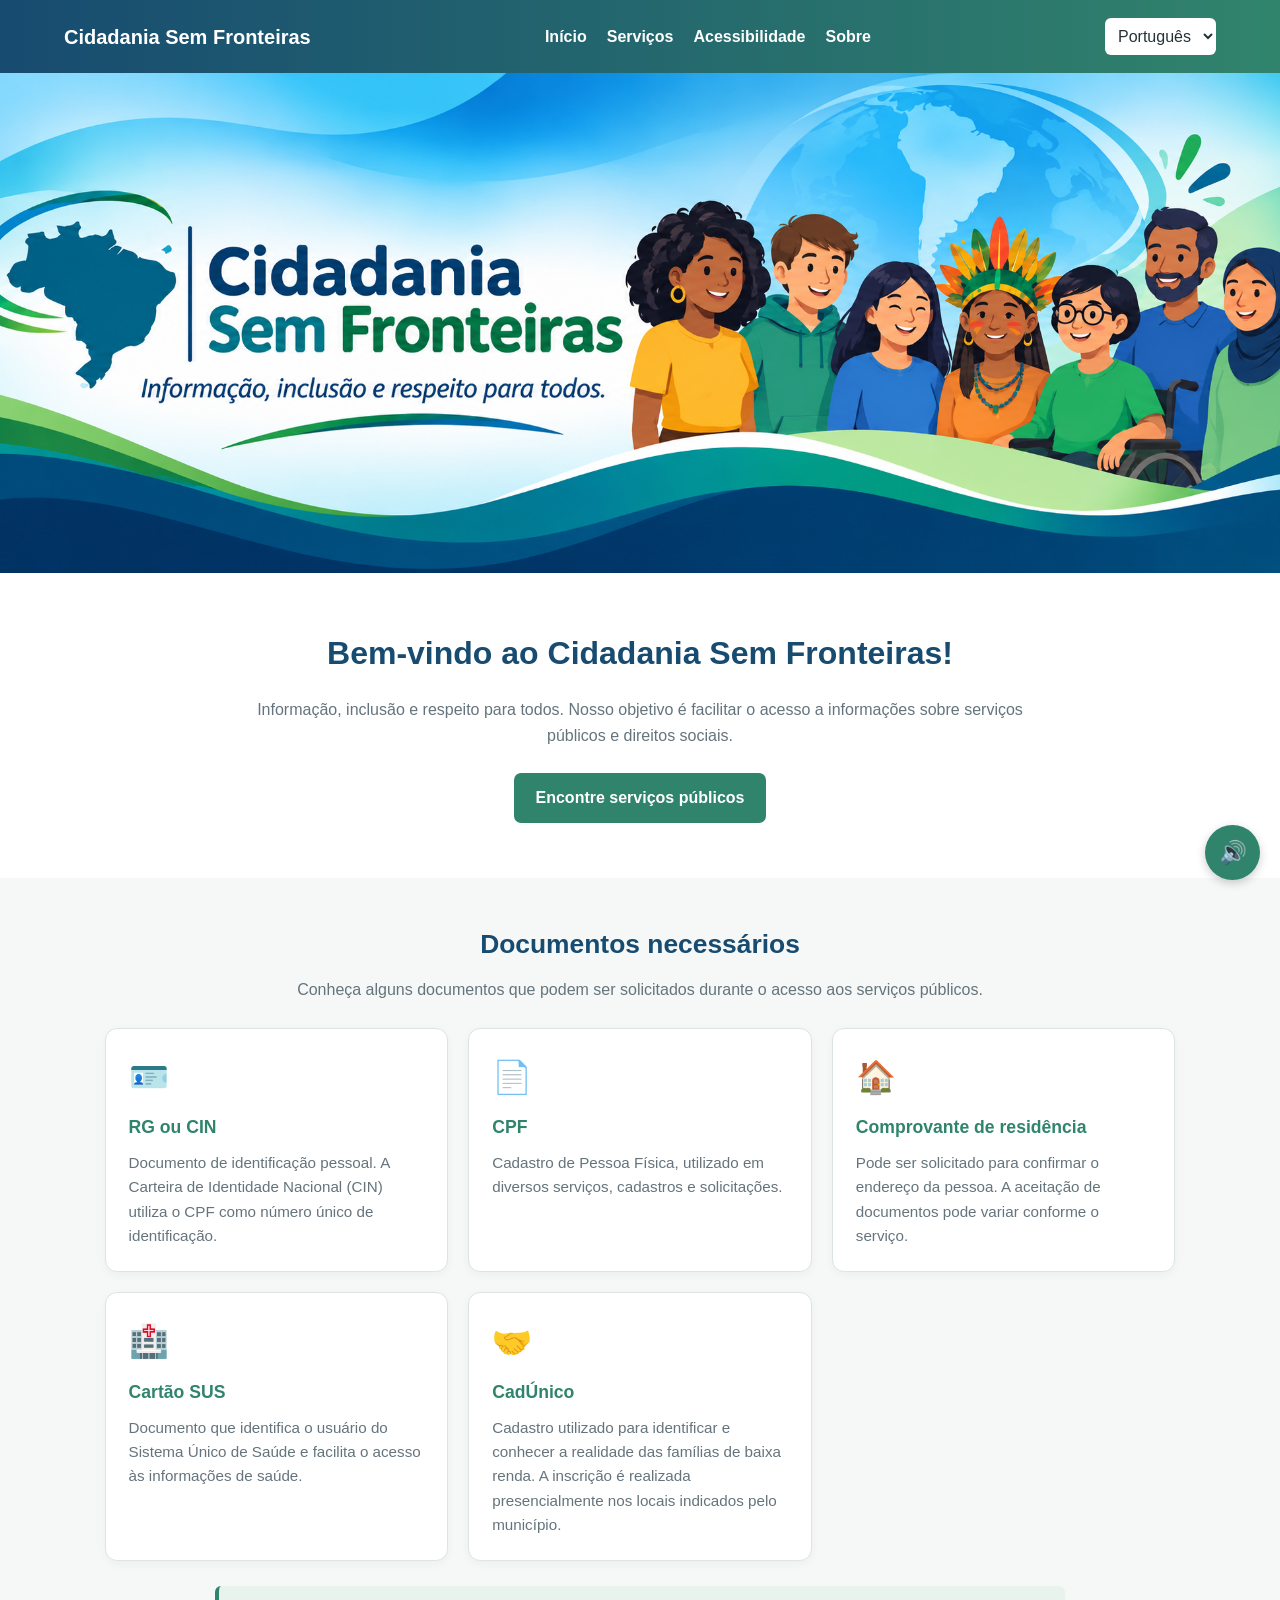
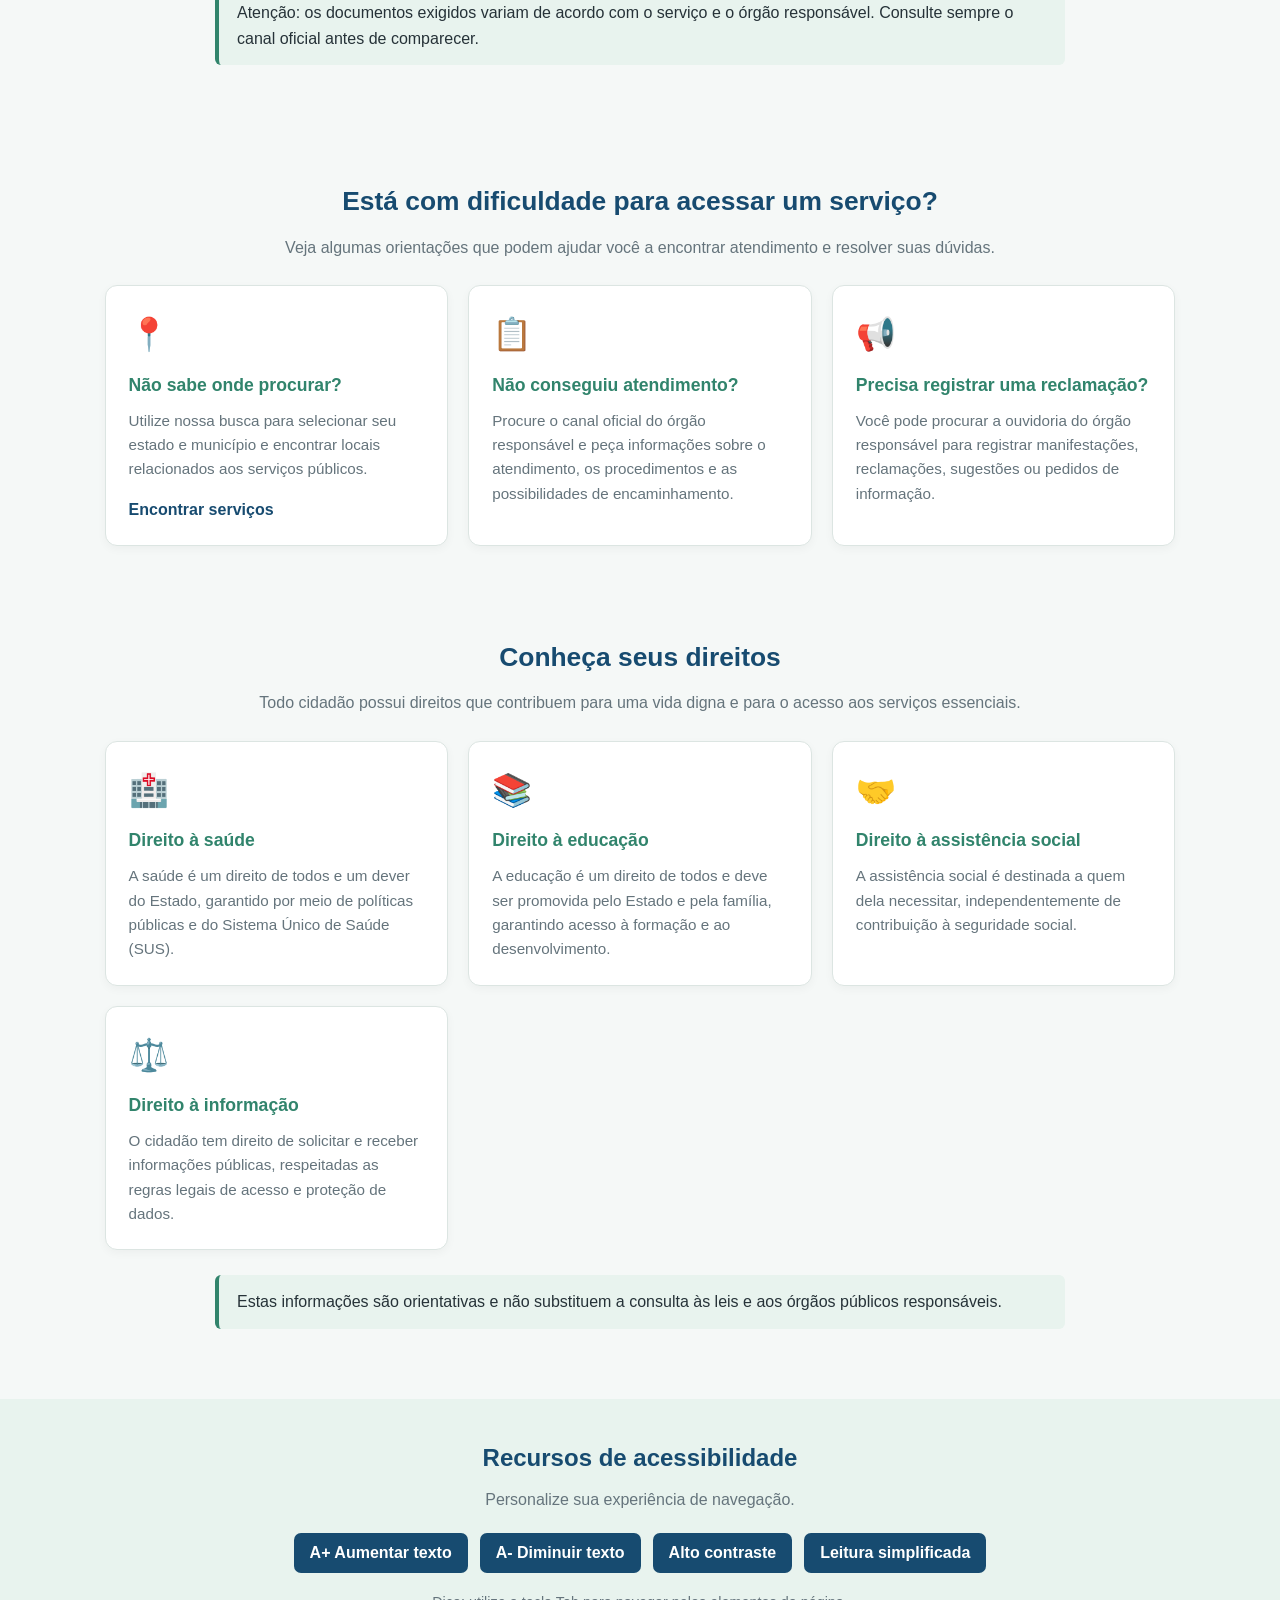
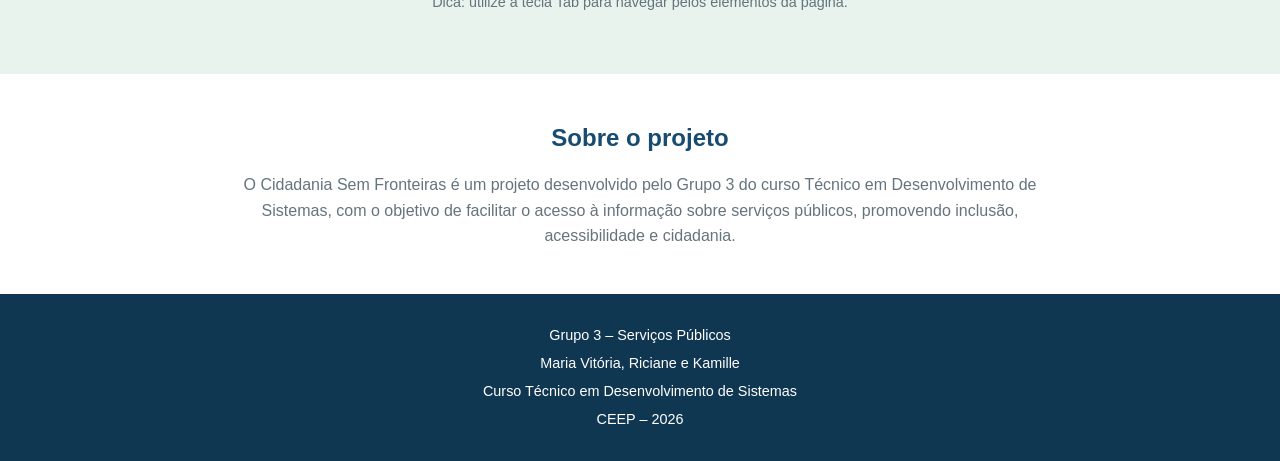
<file: index.html>
<!DOCTYPE html>
<html lang="pt-BR">

<head>
    <meta charset="UTF-8">
    <meta name="viewport" content="width=device-width, initial-scale=1.0">
    <meta name="description" content="Cidadania Sem Fronteiras: informações, orientação e acesso aos serviços públicos.">
    <title>Cidadania Sem Fronteiras</title>
    <link rel="stylesheet" href="style.css">
</head>

<body>

    <a class="pular-conteudo" href="#conteudo"
        data-pt="Pular para o conteúdo"
        data-en="Skip to content"
        data-es="Saltar al contenido">
        Pular para o conteúdo
    </a>

    <header class="cabecalho">

        <div class="logo">Cidadania Sem Fronteiras</div>

        <nav class="menu" aria-label="Menu principal">

            <a href="index.html" aria-current="page"
                data-pt="Início" data-en="Home" data-es="Inicio">
                Início
            </a>

            <a href="servicos.html"
                data-pt="Serviços" data-en="Services" data-es="Servicios">
                Serviços
            </a>

            <a href="#acessibilidade"
                data-pt="Acessibilidade" data-en="Accessibility" data-es="Accesibilidad">
                Acessibilidade
            </a>

            <a href="#sobre"
                data-pt="Sobre" data-en="About" data-es="Sobre">
                Sobre
            </a>

        </nav>

        <select id="idioma" aria-label="Selecionar idioma">
            <option value="pt">Português</option>
            <option value="en">English</option>
            <option value="es">Español</option>
        </select>

    </header>

    <main id="conteudo">

        <!-- BANNER -->

        <section class="banner">
            <img
                src="file_CSF.png"
                alt="Banner do projeto Cidadania Sem Fronteiras"
                class="banner-imagem">
        </section>

        <!-- APRESENTAÇÃO -->

        <section class="inicio">

            <h1
                data-pt="Bem-vindo ao Cidadania Sem Fronteiras!"
                data-en="Welcome to Citizenship Without Borders!"
                data-es="¡Bienvenido a Ciudadanía Sin Fronteras!">
                Bem-vindo ao Cidadania Sem Fronteiras!
            </h1>

            <p
                data-pt="Informação, inclusão e respeito para todos. Nosso objetivo é facilitar o acesso a informações sobre serviços públicos e direitos sociais."
                data-en="Information, inclusion and respect for everyone. Our goal is to make information about public services and social rights easier to access."
                data-es="Información, inclusión y respeto para todos. Nuestro objetivo es facilitar el acceso a información sobre servicios públicos y derechos sociales.">
                Informação, inclusão e respeito para todos. Nosso objetivo é facilitar o acesso a informações sobre serviços públicos e direitos sociais.
            </p>

            <a href="servicos.html" class="botao"
                data-pt="Encontre serviços públicos"
                data-en="Find public services"
                data-es="Encuentre servicios públicos">
                Encontre serviços públicos
            </a>

        </section>

        <!-- DOCUMENTOS NECESSÁRIOS -->

        <section class="secao-informativa" id="documentos">

            <h2
                data-pt="Documentos necessários"
                data-en="Required documents"
                data-es="Documentos necesarios">
                Documentos necessários
            </h2>

            <p
                data-pt="Conheça alguns documentos que podem ser solicitados durante o acesso aos serviços públicos."
                data-en="Learn about some documents that may be requested when accessing public services."
                data-es="Conozca algunos documentos que pueden solicitarse al acceder a los servicios públicos.">
                Conheça alguns documentos que podem ser solicitados durante o acesso aos serviços públicos.
            </p>

            <div class="grade-informativa">

                <article class="cartao-informativo">
                    <div class="icone-cartao">🪪</div>
                    <h3>RG ou CIN</h3>
                    <p
                        data-pt="Documento de identificação pessoal. A Carteira de Identidade Nacional (CIN) utiliza o CPF como número único de identificação."
                        data-en="Personal identification document. The National Identity Card (CIN) uses the CPF as a unique identification number."
                        data-es="Documento de identificación personal. La Tarjeta de Identidad Nacional (CIN) utiliza el CPF como número único de identificación.">
                        Documento de identificação pessoal. A Carteira de Identidade Nacional (CIN) utiliza o CPF como número único de identificação.
                    </p>
                </article>

                <article class="cartao-informativo">
                    <div class="icone-cartao">📄</div>
                    <h3>CPF</h3>
                    <p
                        data-pt="Cadastro de Pessoa Física, utilizado em diversos serviços, cadastros e solicitações."
                        data-en="Individual Taxpayer Registry, used in various services, registrations and applications."
                        data-es="Registro de Personas Físicas, utilizado en diversos servicios, registros y solicitudes.">
                        Cadastro de Pessoa Física, utilizado em diversos serviços, cadastros e solicitações.
                    </p>
                </article>

                <article class="cartao-informativo">
                    <div class="icone-cartao">🏠</div>
                    <h3
                        data-pt="Comprovante de residência"
                        data-en="Proof of address"
                        data-es="Comprobante de domicilio">
                        Comprovante de residência
                    </h3>
                    <p
                        data-pt="Pode ser solicitado para confirmar o endereço da pessoa. A aceitação de documentos pode variar conforme o serviço."
                        data-en="May be requested to confirm a person's address. Accepted documents may vary depending on the service."
                        data-es="Puede solicitarse para confirmar la dirección de la persona. Los documentos aceptados pueden variar según el servicio.">
                        Pode ser solicitado para confirmar o endereço da pessoa. A aceitação de documentos pode variar conforme o serviço.
                    </p>
                </article>

                <article class="cartao-informativo">
                    <div class="icone-cartao">🏥</div>
                    <h3>Cartão SUS</h3>
                    <p
                        data-pt="Documento que identifica o usuário do Sistema Único de Saúde e facilita o acesso às informações de saúde."
                        data-en="Document that identifies users of the Brazilian Unified Health System and helps access health information."
                        data-es="Documento que identifica a los usuarios del Sistema Único de Salud de Brasil y facilita el acceso a la información sanitaria.">
                        Documento que identifica o usuário do Sistema Único de Saúde e facilita o acesso às informações de saúde.
                    </p>
                </article>

                <article class="cartao-informativo">
                    <div class="icone-cartao">🤝</div>
                    <h3>CadÚnico</h3>
                    <p
                        data-pt="Cadastro utilizado para identificar e conhecer a realidade das famílias de baixa renda. A inscrição é realizada presencialmente nos locais indicados pelo município."
                        data-en="Registry used to identify and understand the circumstances of low-income families. Registration takes place in person at locations indicated by the municipality."
                        data-es="Registro utilizado para identificar y conocer la realidad de las familias de bajos ingresos. La inscripción se realiza presencialmente en los lugares indicados por el municipio.">
                        Cadastro utilizado para identificar e conhecer a realidade das famílias de baixa renda. A inscrição é realizada presencialmente nos locais indicados pelo município.
                    </p>
                </article>

            </div>

            <p class="aviso-informativo"
                data-pt="Atenção: os documentos exigidos variam de acordo com o serviço e o órgão responsável. Consulte sempre o canal oficial antes de comparecer."
                data-en="Attention: required documents vary depending on the service and responsible agency. Always check the official channel before visiting."
                data-es="Atención: los documentos exigidos varían según el servicio y el organismo responsable. Consulte siempre el canal oficial antes de acudir.">
                Atenção: os documentos exigidos variam de acordo com o serviço e o órgão responsável. Consulte sempre o canal oficial antes de comparecer.
            </p>

        </section>

        <!-- ORIENTAÇÃO -->

        <section class="secao-informativa" id="orientacao">

            <h2
                data-pt="Está com dificuldade para acessar um serviço?"
                data-en="Having difficulty accessing a service?"
                data-es="¿Tiene dificultades para acceder a un servicio?">
                Está com dificuldade para acessar um serviço?
            </h2>

            <p
                data-pt="Veja algumas orientações que podem ajudar você a encontrar atendimento e resolver suas dúvidas."
                data-en="See some guidance that may help you find assistance and answer your questions."
                data-es="Consulte algunas orientaciones que pueden ayudarle a encontrar atención y resolver sus dudas.">
                Veja algumas orientações que podem ajudar você a encontrar atendimento e resolver suas dúvidas.
            </p>

            <div class="grade-informativa">

                <article class="cartao-informativo">
                    <div class="icone-cartao">📍</div>
                    <h3
                        data-pt="Não sabe onde procurar?"
                        data-en="Don't know where to go?"
                        data-es="¿No sabe dónde acudir?">
                        Não sabe onde procurar?
                    </h3>
                    <p
                        data-pt="Utilize nossa busca para selecionar seu estado e município e encontrar locais relacionados aos serviços públicos."
                        data-en="Use our search to select your state and municipality and find locations related to public services."
                        data-es="Utilice nuestra búsqueda para seleccionar su estado y municipio y encontrar lugares relacionados con los servicios públicos.">
                        Utilize nossa busca para selecionar seu estado e município e encontrar locais relacionados aos serviços públicos.
                    </p>
                    <a href="servicos.html" class="link-informativo"
                        data-pt="Encontrar serviços"
                        data-en="Find services"
                        data-es="Encontrar servicios">
                        Encontrar serviços
                    </a>
                </article>

                <article class="cartao-informativo">
                    <div class="icone-cartao">📋</div>
                    <h3
                        data-pt="Não conseguiu atendimento?"
                        data-en="Could not get assistance?"
                        data-es="¿No consiguió atención?">
                        Não conseguiu atendimento?
                    </h3>
                    <p
                        data-pt="Procure o canal oficial do órgão responsável e peça informações sobre o atendimento, os procedimentos e as possibilidades de encaminhamento."
                        data-en="Contact the responsible agency's official channel and ask about assistance, procedures and possible referrals."
                        data-es="Busque el canal oficial del organismo responsable y solicite información sobre la atención, los procedimientos y las posibilidades de derivación.">
                        Procure o canal oficial do órgão responsável e peça informações sobre o atendimento, os procedimentos e as possibilidades de encaminhamento.
                    </p>
                </article>

                <article class="cartao-informativo">
                    <div class="icone-cartao">📢</div>
                    <h3
                        data-pt="Precisa registrar uma reclamação?"
                        data-en="Need to file a complaint?"
                        data-es="¿Necesita presentar una queja?">
                        Precisa registrar uma reclamação?
                    </h3>
                    <p
                        data-pt="Você pode procurar a ouvidoria do órgão responsável para registrar manifestações, reclamações, sugestões ou pedidos de informação."
                        data-en="You can contact the responsible agency's ombudsman to submit feedback, complaints, suggestions or requests for information."
                        data-es="Puede contactar con la oficina de atención del organismo responsable para presentar comentarios, quejas, sugerencias o solicitudes de información.">
                        Você pode procurar a ouvidoria do órgão responsável para registrar manifestações, reclamações, sugestões ou pedidos de informação.
                    </p>
                </article>

            </div>

        </section>

        <!-- DIREITOS DO CIDADÃO -->

        <section class="secao-informativa" id="direitos">

            <h2
                data-pt="Conheça seus direitos"
                data-en="Know your rights"
                data-es="Conozca sus derechos">
                Conheça seus direitos
            </h2>

            <p
                data-pt="Todo cidadão possui direitos que contribuem para uma vida digna e para o acesso aos serviços essenciais."
                data-en="Every citizen has rights that contribute to a dignified life and access to essential services."
                data-es="Todo ciudadano tiene derechos que contribuyen a una vida digna y al acceso a los servicios esenciales.">
                Todo cidadão possui direitos que contribuem para uma vida digna e para o acesso aos serviços essenciais.
            </p>

            <div class="grade-informativa">

                <article class="cartao-informativo">
                    <div class="icone-cartao">🏥</div>
                    <h3
                        data-pt="Direito à saúde"
                        data-en="Right to healthcare"
                        data-es="Derecho a la salud">
                        Direito à saúde
                    </h3>
                    <p
                        data-pt="A saúde é um direito de todos e um dever do Estado, garantido por meio de políticas públicas e do Sistema Único de Saúde (SUS)."
                        data-en="Health is everyone's right and a duty of the State, guaranteed through public policies and the Unified Health System (SUS)."
                        data-es="La salud es un derecho de todos y un deber del Estado, garantizado mediante políticas públicas y el Sistema Único de Salud (SUS).">
                        A saúde é um direito de todos e um dever do Estado, garantido por meio de políticas públicas e do Sistema Único de Saúde (SUS).
                    </p>
                </article>

                <article class="cartao-informativo">
                    <div class="icone-cartao">📚</div>
                    <h3
                        data-pt="Direito à educação"
                        data-en="Right to education"
                        data-es="Derecho a la educación">
                        Direito à educação
                    </h3>
                    <p
                        data-pt="A educação é um direito de todos e deve ser promovida pelo Estado e pela família, garantindo acesso à formação e ao desenvolvimento."
                        data-en="Education is everyone's right and must be promoted by the State and family, ensuring access to learning and development."
                        data-es="La educación es un derecho de todos y debe ser promovida por el Estado y la familia, garantizando el acceso a la formación y al desarrollo.">
                        A educação é um direito de todos e deve ser promovida pelo Estado e pela família, garantindo acesso à formação e ao desenvolvimento.
                    </p>
                </article>

                <article class="cartao-informativo">
                    <div class="icone-cartao">🤝</div>
                    <h3
                        data-pt="Direito à assistência social"
                        data-en="Right to social assistance"
                        data-es="Derecho a la asistencia social">
                        Direito à assistência social
                    </h3>
                    <p
                        data-pt="A assistência social é destinada a quem dela necessitar, independentemente de contribuição à seguridade social."
                        data-en="Social assistance is intended for anyone who needs it, regardless of contributions to social security."
                        data-es="La asistencia social está destinada a quienes la necesiten, independientemente de sus contribuciones a la seguridad social.">
                        A assistência social é destinada a quem dela necessitar, independentemente de contribuição à seguridade social.
                    </p>
                </article>

                <article class="cartao-informativo">
                    <div class="icone-cartao">⚖️</div>
                    <h3
                        data-pt="Direito à informação"
                        data-en="Right to information"
                        data-es="Derecho a la información">
                        Direito à informação
                    </h3>
                    <p
                        data-pt="O cidadão tem direito de solicitar e receber informações públicas, respeitadas as regras legais de acesso e proteção de dados."
                        data-en="Citizens have the right to request and receive public information, subject to legal rules on access and data protection."
                        data-es="Los ciudadanos tienen derecho a solicitar y recibir información pública, respetando las normas legales de acceso y protección de datos.">
                        O cidadão tem direito de solicitar e receber informações públicas, respeitadas as regras legais de acesso e proteção de dados.
                    </p>
                </article>

            </div>

            <p class="aviso-informativo"
                data-pt="Estas informações são orientativas e não substituem a consulta às leis e aos órgãos públicos responsáveis."
                data-en="This information is for guidance and does not replace consultation with the relevant laws and public agencies."
                data-es="Esta información es orientativa y no sustituye la consulta de las leyes y los organismos públicos responsables.">
                Estas informações são orientativas e não substituem a consulta às leis e aos órgãos públicos responsáveis.
            </p>

        </section>

        <!-- ACESSIBILIDADE -->

        <section id="acessibilidade" class="acessibilidade">

            <h2
                data-pt="Recursos de acessibilidade"
                data-en="Accessibility features"
                data-es="Recursos de accesibilidad">
                Recursos de acessibilidade
            </h2>

            <p
                data-pt="Personalize sua experiência de navegação."
                data-en="Customize your browsing experience."
                data-es="Personalice su experiencia de navegación.">
                Personalize sua experiência de navegação.
            </p>

            <div class="controles">

                <button id="aumentarTexto" type="button"
                    data-pt="A+ Aumentar texto"
                    data-en="A+ Increase text"
                    data-es="A+ Aumentar texto">
                    A+ Aumentar texto
                </button>

                <button id="diminuirTexto" type="button"
                    data-pt="A- Diminuir texto"
                    data-en="A- Decrease text"
                    data-es="A- Reducir texto">
                    A- Diminuir texto
                </button>

                <button id="contraste" type="button" aria-pressed="false"
                    data-pt="Alto contraste"
                    data-en="High contrast"
                    data-es="Alto contraste">
                    Alto contraste
                </button>

                <button id="leituraSimples" type="button" aria-pressed="false"
                    data-pt="Leitura simplificada"
                    data-en="Simplified reading"
                    data-es="Lectura simplificada">
                    Leitura simplificada
                </button>

            </div>

            <p class="dica-acessibilidade"
                data-pt="Dica: utilize a tecla Tab para navegar pelos elementos da página."
                data-en="Tip: use the Tab key to navigate through page elements."
                data-es="Consejo: utilice la tecla Tab para navegar por los elementos de la página.">
                Dica: utilize a tecla Tab para navegar pelos elementos da página.
            </p>

        </section>

        <!-- SOBRE -->

        <section id="sobre" class="sobre">

            <h2
                data-pt="Sobre o projeto"
                data-en="About the project"
                data-es="Sobre el proyecto">
                Sobre o projeto
            </h2>

            <p
                data-pt="O Cidadania Sem Fronteiras é um projeto desenvolvido pelo Grupo 3 do curso Técnico em Desenvolvimento de Sistemas, com o objetivo de facilitar o acesso à informação sobre serviços públicos, promovendo inclusão, acessibilidade e cidadania."
                data-en="Citizenship Without Borders is a project developed by Group 3 of the Systems Development Technical Course, aiming to make information about public services easier to access and promote inclusion, accessibility and citizenship."
                data-es="Ciudadanía Sin Fronteras es un proyecto desarrollado por el Grupo 3 del curso Técnico en Desarrollo de Sistemas, con el objetivo de facilitar el acceso a la información sobre servicios públicos y promover la inclusión, la accesibilidad y la ciudadanía.">
                O Cidadania Sem Fronteiras é um projeto desenvolvido pelo Grupo 3 do curso Técnico em Desenvolvimento de Sistemas, com o objetivo de facilitar o acesso à informação sobre serviços públicos, promovendo inclusão, acessibilidade e cidadania.
            </p>

        </section>

    </main>

    <footer>

        <p>Grupo 3 – Serviços Públicos</p>
        <p>Maria Vitória, Riciane e Kamille</p>
        <p>Curso Técnico em Desenvolvimento de Sistemas</p>
        <p>CEEP – 2026</p>

    </footer>

    <!-- LEITURA EM VOZ ALTA -->

    <button id="botaoAudio" class="botao-audio" type="button"
        aria-label="Abrir leitura em voz alta"
        aria-expanded="false"
        aria-controls="painelAudio">
        🔊
    </button>

    <div id="painelAudio" class="painel-audio" hidden>

        <p
            data-pt="Leitura em voz alta"
            data-en="Read aloud"
            data-es="Lectura en voz alta">
            Leitura em voz alta
        </p>

        <button id="reproduzir" type="button"
            data-pt="Reproduzir"
            data-en="Play"
            data-es="Reproducir">
            Reproduzir
        </button>

        <button id="pausar" type="button"
            data-pt="Pausar"
            data-en="Pause"
            data-es="Pausar">
            Pausar
        </button>

        <button id="encerrar" type="button"
            data-pt="Encerrar"
            data-en="Stop"
            data-es="Detener">
            Encerrar
        </button>

    </div>

    <script src="script.js"></script>

</body>
</html>
</file>
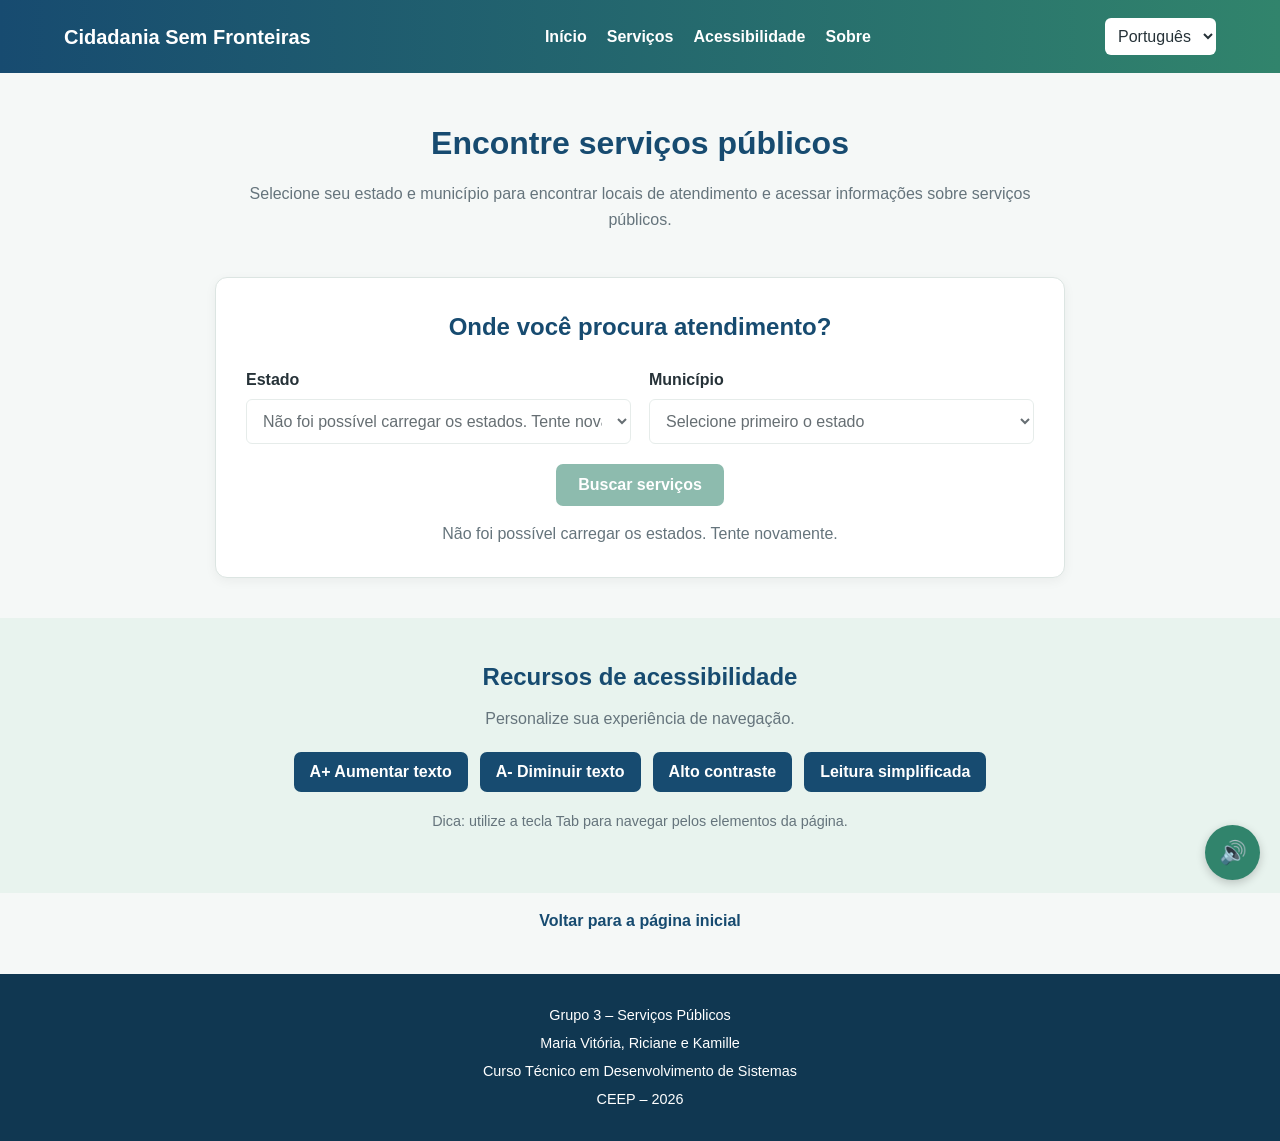
<file: servicos.html>
<!DOCTYPE html>
<html lang="pt-BR">

<head>
    <meta charset="UTF-8">
    <meta name="viewport" content="width=device-width, initial-scale=1.0">
    <meta name="description" content="Encontre serviços públicos em seu município com o Cidadania Sem Fronteiras.">
    <title>Serviços Públicos - Cidadania Sem Fronteiras</title>
    <link rel="stylesheet" href="style.css">
</head>

<body>

    <a class="pular-conteudo" href="#conteudo"
        data-pt="Pular para o conteúdo"
        data-en="Skip to content"
        data-es="Saltar al contenido">
        Pular para o conteúdo
    </a>

    <header class="cabecalho">

        <div class="logo">Cidadania Sem Fronteiras</div>

        <nav class="menu" aria-label="Menu principal">

            <a href="index.html"
                data-pt="Início" data-en="Home" data-es="Inicio">
                Início
            </a>

            <a href="servicos.html" aria-current="page"
                data-pt="Serviços" data-en="Services" data-es="Servicios">
                Serviços
            </a>

            <a href="index.html#acessibilidade"
                data-pt="Acessibilidade" data-en="Accessibility" data-es="Accesibilidad">
                Acessibilidade
            </a>

            <a href="index.html#sobre"
                data-pt="Sobre" data-en="About" data-es="Sobre">
                Sobre
            </a>

        </nav>

        <select id="idioma" aria-label="Selecionar idioma">
            <option value="pt">Português</option>
            <option value="en">English</option>
            <option value="es">Español</option>
        </select>

    </header>

    <main id="conteudo" class="pagina-servicos">

        <section class="titulo-pagina">

            <h1
                data-pt="Encontre serviços públicos"
                data-en="Find public services"
                data-es="Encuentre servicios públicos">
                Encontre serviços públicos
            </h1>

            <p
                data-pt="Selecione seu estado e município para encontrar locais de atendimento e acessar informações sobre serviços públicos."
                data-en="Select your state and municipality to find service locations and access information about public services."
                data-es="Seleccione su estado y municipio para encontrar lugares de atención y acceder a información sobre servicios públicos.">
                Selecione seu estado e município para encontrar locais de atendimento e acessar informações sobre serviços públicos.
            </p>

        </section>

        <!-- BUSCA DE LOCALIZAÇÃO -->

        <section class="busca-localizacao">

            <h2
                data-pt="Onde você procura atendimento?"
                data-en="Where are you looking for assistance?"
                data-es="¿Dónde busca atención?">
                Onde você procura atendimento?
            </h2>

            <div class="campos-busca">

                <div class="campo">

                    <label for="estado"
                        data-pt="Estado"
                        data-en="State"
                        data-es="Estado">
                        Estado
                    </label>

                    <select id="estado">
                        <option value=""
                            data-pt="Carregando estados..."
                            data-en="Loading states..."
                            data-es="Cargando estados...">
                            Carregando estados...
                        </option>
                    </select>

                </div>

                <div class="campo">

                    <label for="cidade"
                        data-pt="Município"
                        data-en="Municipality"
                        data-es="Municipio">
                        Município
                    </label>

                    <select id="cidade" disabled>
                        <option value=""
                            data-pt="Selecione primeiro o estado"
                            data-en="Select the state first"
                            data-es="Seleccione primero el estado">
                            Selecione primeiro o estado
                        </option>
                    </select>

                </div>

            </div>

            <button id="buscarServicos" class="botao" type="button" disabled
                data-pt="Buscar serviços"
                data-en="Search services"
                data-es="Buscar servicios">
                Buscar serviços
            </button>

            <p id="mensagemBusca" class="mensagem-busca" role="status" aria-live="polite"></p>

        </section>

        <!-- RESULTADOS -->

        <section id="resultadosServicos" class="resultados-servicos" hidden>

            <h2 id="tituloResultados"
                data-pt="Serviços disponíveis para pesquisa"
                data-en="Services available for search"
                data-es="Servicios disponibles para búsqueda">
                Serviços disponíveis para pesquisa
            </h2>

            <p id="localSelecionado" class="local-selecionado"></p>

            <p
                data-pt="Escolha uma categoria para procurar locais de atendimento no Google Maps."
                data-en="Choose a category to search for service locations on Google Maps."
                data-es="Elija una categoría para buscar lugares de atención en Google Maps.">
                Escolha uma categoria para procurar locais de atendimento no Google Maps.
            </p>

            <div id="gradeResultados" class="grade-resultados"></div>

            <p class="aviso-informativo"
                data-pt="Os resultados são exibidos pelo Google Maps. Confirme o endereço, os horários e os procedimentos diretamente com o estabelecimento ou órgão responsável."
                data-en="Results are displayed by Google Maps. Confirm the address, opening hours and procedures directly with the establishment or responsible agency."
                data-es="Los resultados se muestran en Google Maps. Confirme la dirección, los horarios y los procedimientos directamente con el establecimiento u organismo responsable.">
                Os resultados são exibidos pelo Google Maps. Confirme o endereço, os horários e os procedimentos diretamente com o estabelecimento ou órgão responsável.
            </p>

        </section>

        <!-- ACESSIBILIDADE -->

        <section id="acessibilidade" class="acessibilidade">

            <h2
                data-pt="Recursos de acessibilidade"
                data-en="Accessibility features"
                data-es="Recursos de accesibilidad">
                Recursos de acessibilidade
            </h2>

            <p
                data-pt="Personalize sua experiência de navegação."
                data-en="Customize your browsing experience."
                data-es="Personalice su experiencia de navegación.">
                Personalize sua experiência de navegação.
            </p>

            <div class="controles">

                <button id="aumentarTexto" type="button"
                    data-pt="A+ Aumentar texto"
                    data-en="A+ Increase text"
                    data-es="A+ Aumentar texto">
                    A+ Aumentar texto
                </button>

                <button id="diminuirTexto" type="button"
                    data-pt="A- Diminuir texto"
                    data-en="A- Decrease text"
                    data-es="A- Reducir texto">
                    A- Diminuir texto
                </button>

                <button id="contraste" type="button" aria-pressed="false"
                    data-pt="Alto contraste"
                    data-en="High contrast"
                    data-es="Alto contraste">
                    Alto contraste
                </button>

                <button id="leituraSimples" type="button" aria-pressed="false"
                    data-pt="Leitura simplificada"
                    data-en="Simplified reading"
                    data-es="Lectura simplificada">
                    Leitura simplificada
                </button>

            </div>

            <p class="dica-acessibilidade"
                data-pt="Dica: utilize a tecla Tab para navegar pelos elementos da página."
                data-en="Tip: use the Tab key to navigate through page elements."
                data-es="Consejo: utilice la tecla Tab para navegar por los elementos de la página.">
                Dica: utilize a tecla Tab para navegar pelos elementos da página.
            </p>

        </section>

        <div class="voltar-inicio">
            <a href="index.html"
                data-pt="Voltar para a página inicial"
                data-en="Back to home page"
                data-es="Volver a la página de inicio">
                Voltar para a página inicial
            </a>
        </div>

    </main>

    <footer>

        <p>Grupo 3 – Serviços Públicos</p>
        <p>Maria Vitória, Riciane e Kamille</p>
        <p>Curso Técnico em Desenvolvimento de Sistemas</p>
        <p>CEEP – 2026</p>

    </footer>

    <!-- LEITURA EM VOZ ALTA -->

    <button id="botaoAudio" class="botao-audio" type="button"
        aria-label="Abrir leitura em voz alta"
        aria-expanded="false"
        aria-controls="painelAudio">
        🔊
    </button>

    <div id="painelAudio" class="painel-audio" hidden>

        <p
            data-pt="Leitura em voz alta"
            data-en="Read aloud"
            data-es="Lectura en voz alta">
            Leitura em voz alta
        </p>

        <button id="reproduzir" type="button"
            data-pt="Reproduzir"
            data-en="Play"
            data-es="Reproducir">
            Reproduzir
        </button>

        <button id="pausar" type="button"
            data-pt="Pausar"
            data-en="Pause"
            data-es="Pausar">
            Pausar
        </button>

        <button id="encerrar" type="button"
            data-pt="Encerrar"
            data-en="Stop"
            data-es="Detener">
            Encerrar
        </button>

    </div>

    <script src="script.js"></script>

</body>
</html>
</file>
<file: style.css>
/* =====================================
   CONFIGURAÇÕES GERAIS
===================================== */

:root {
    --azul: #174b70;
    --azul-escuro: #103751;
    --verde: #31846c;
    --verde-claro: #e8f3ee;
    --fundo: #f5f8f7;
    --branco: #ffffff;
    --texto: #263238;
    --cinza: #65747c;
    --borda: #dce5e2;
    --font-scale: 1;
}

* {
    margin: 0;
    padding: 0;
    box-sizing: border-box;
}

html {
    scroll-behavior: smooth;
    font-size: calc(16px * var(--font-scale));
}

body {
    font-family: Arial, Helvetica, sans-serif;
    background-color: var(--fundo);
    color: var(--texto);
    line-height: 1.6;
}

body,
button,
select,
a {
    font-size: inherit;
}

button,
select {
    font-family: inherit;
}

a {
    color: var(--azul);
}

button:focus-visible,
a:focus-visible,
select:focus-visible {
    outline: 3px solid #e4a62e;
    outline-offset: 3px;
}

[hidden] {
    display: none !important;
}

/* =====================================
   LINK PARA PULAR CONTEÚDO
===================================== */

.pular-conteudo {
    position: absolute;
    top: -100px;
    left: 10px;
    z-index: 1000;
    background: var(--azul);
    color: var(--branco);
    padding: 10px 15px;
    border-radius: 5px;
    text-decoration: none;
}

.pular-conteudo:focus {
    top: 10px;
}

/* =====================================
   CABEÇALHO
===================================== */

.cabecalho {
    background: linear-gradient(90deg, var(--azul), var(--verde));
    color: var(--branco);
    padding: 18px 5%;
    display: flex;
    align-items: center;
    justify-content: space-between;
    gap: 20px;
    flex-wrap: wrap;
}

.logo {
    font-size: 1.25rem;
    font-weight: bold;
}

.menu {
    display: flex;
    align-items: center;
    gap: 20px;
    flex-wrap: wrap;
}

.menu a {
    color: var(--branco);
    text-decoration: none;
    font-weight: bold;
    transition: opacity 0.2s;
}

.menu a:hover {
    opacity: 0.8;
    text-decoration: underline;
}

#idioma {
    padding: 9px;
    border: none;
    border-radius: 6px;
    background: var(--branco);
    color: var(--texto);
    cursor: pointer;
}

/* =====================================
   BANNER
===================================== */

.banner {
    width: 100%;
    overflow: hidden;
    background: var(--azul);
}

.banner-imagem {
    width: 100%;
    height: 500px;
    display: block;
    object-fit: cover;
}

/* =====================================
   APRESENTAÇÃO
===================================== */

.inicio {
    text-align: center;
    padding: 55px 8%;
    background: var(--branco);
}

.inicio h1 {
    color: var(--azul);
    font-size: 2rem;
    margin-bottom: 18px;
}

.inicio p {
    max-width: 800px;
    margin: 0 auto 25px;
    color: var(--cinza);
}

/* =====================================
   BOTÕES
===================================== */

.botao {
    display: inline-block;
    background: var(--verde);
    color: var(--branco);
    padding: 12px 22px;
    border: none;
    border-radius: 7px;
    text-decoration: none;
    font-weight: bold;
    cursor: pointer;
    transition: background 0.2s, transform 0.2s;
}

.botao:hover {
    background: var(--azul);
    transform: translateY(-2px);
}

button:disabled {
    opacity: 0.55;
    cursor: not-allowed;
    transform: none;
}

/* =====================================
   SEÇÕES INFORMATIVAS
===================================== */

.secao-informativa {
    padding: 45px 7%;
    max-width: 1250px;
    margin: auto;
}

.secao-informativa h2 {
    color: var(--azul);
    font-size: 1.65rem;
    margin-bottom: 12px;
    text-align: center;
}

.secao-informativa > p {
    max-width: 850px;
    margin: 0 auto 25px;
    text-align: center;
    color: var(--cinza);
}

/* =====================================
   CARTÕES INFORMATIVOS
===================================== */

.grade-informativa {
    display: grid;
    grid-template-columns: repeat(3, minmax(0, 1fr));
    gap: 20px;
    margin-top: 25px;
}

.cartao-informativo {
    background: var(--branco);
    padding: 23px;
    border: 1px solid var(--borda);
    border-radius: 12px;
    box-shadow: 0 3px 10px rgba(0, 0, 0, 0.04);
    transition: transform 0.2s, box-shadow 0.2s;
}

.cartao-informativo:hover {
    transform: translateY(-3px);
    box-shadow: 0 6px 15px rgba(0, 0, 0, 0.08);
}

.icone-cartao {
    font-size: 2rem;
    margin-bottom: 10px;
}

.cartao-informativo h3 {
    color: var(--verde);
    font-size: 1.1rem;
    margin-bottom: 10px;
}

.cartao-informativo p {
    color: var(--cinza);
    font-size: 0.95rem;
}

.link-informativo {
    display: inline-block;
    margin-top: 15px;
    font-weight: bold;
    text-decoration: none;
}

.link-informativo:hover {
    text-decoration: underline;
}

.aviso-informativo {
    margin-top: 25px !important;
    padding: 14px 18px;
    background: var(--verde-claro);
    border-left: 4px solid var(--verde);
    border-radius: 6px;
    color: var(--texto) !important;
    text-align: left !important;
}

/* =====================================
   ACESSIBILIDADE
===================================== */

.acessibilidade {
    background: var(--verde-claro);
    padding: 40px 7%;
    text-align: center;
}

.acessibilidade h2 {
    color: var(--azul);
    margin-bottom: 10px;
}

.acessibilidade > p {
    color: var(--cinza);
    margin-bottom: 20px;
}

.controles {
    display: flex;
    justify-content: center;
    gap: 12px;
    flex-wrap: wrap;
}

.controles button {
    background: var(--azul);
    color: var(--branco);
    border: none;
    border-radius: 7px;
    padding: 11px 16px;
    cursor: pointer;
    font-weight: bold;
    transition: background 0.2s;
}

.controles button:hover {
    background: var(--azul-escuro);
}

.controles button[aria-pressed="true"] {
    background: var(--verde);
    outline: 2px solid var(--azul);
    outline-offset: 2px;
}

.dica-acessibilidade {
    margin-top: 18px;
    font-size: 0.9rem;
}

/* =====================================
   SOBRE
===================================== */

.sobre {
    padding: 45px 8%;
    text-align: center;
    background: var(--branco);
}

.sobre h2 {
    color: var(--azul);
    margin-bottom: 15px;
}

.sobre p {
    max-width: 850px;
    margin: auto;
    color: var(--cinza);
}

/* =====================================
   PÁGINA DE SERVIÇOS
===================================== */

.pagina-servicos {
    min-height: 500px;
}

.titulo-pagina {
    text-align: center;
    padding: 45px 7% 25px;
}

.titulo-pagina h1 {
    color: var(--azul);
    font-size: 2rem;
    margin-bottom: 12px;
}

.titulo-pagina p {
    max-width: 800px;
    margin: auto;
    color: var(--cinza);
}

/* =====================================
   BUSCA DE LOCALIZAÇÃO
===================================== */

.busca-localizacao {
    max-width: 850px;
    margin: 20px auto 40px;
    padding: 30px;
    background: var(--branco);
    border: 1px solid var(--borda);
    border-radius: 12px;
    box-shadow: 0 3px 12px rgba(0, 0, 0, 0.05);
}

.busca-localizacao h2 {
    color: var(--azul);
    margin-bottom: 20px;
    text-align: center;
}

.campos-busca {
    display: grid;
    grid-template-columns: 1fr 1fr;
    gap: 18px;
    margin-bottom: 20px;
}

.campo {
    display: flex;
    flex-direction: column;
    gap: 7px;
}

.campo label {
    font-weight: bold;
    color: var(--texto);
}

.campo select {
    width: 100%;
    padding: 12px;
    border: 1px solid var(--borda);
    border-radius: 6px;
    background: var(--branco);
    color: var(--texto);
}

.busca-localizacao > .botao {
    display: block;
    margin: 0 auto;
}

.mensagem-busca {
    margin-top: 15px;
    text-align: center;
    color: var(--cinza);
}

/* =====================================
   RESULTADOS DOS SERVIÇOS
===================================== */

.resultados-servicos {
    max-width: 1100px;
    margin: 0 auto 45px;
    padding: 0 25px;
}

.resultados-servicos h2 {
    color: var(--azul);
    text-align: center;
    margin-bottom: 12px;
}

.resultados-servicos > p {
    text-align: center;
    color: var(--cinza);
    margin-bottom: 15px;
}

.local-selecionado {
    font-weight: bold;
    color: var(--verde) !important;
}

.grade-resultados {
    display: grid;
    grid-template-columns: repeat(3, minmax(0, 1fr));
    gap: 18px;
    margin-top: 25px;
}

.cartao-servico {
    background: var(--branco);
    border: 1px solid var(--borda);
    border-radius: 10px;
    padding: 22px;
    text-align: center;
}

.cartao-servico h3 {
    color: var(--azul);
    margin-bottom: 10px;
}

.cartao-servico p {
    color: var(--cinza);
    margin-bottom: 15px;
    font-size: 0.93rem;
}

.cartao-servico a {
    display: inline-block;
    background: var(--verde);
    color: var(--branco);
    padding: 10px 15px;
    border-radius: 6px;
    text-decoration: none;
    font-weight: bold;
}

.cartao-servico a:hover {
    background: var(--azul);
}

/* =====================================
   VOLTAR PARA O INÍCIO
===================================== */

.voltar-inicio {
    text-align: center;
    padding: 15px 20px 40px;
}

.voltar-inicio a {
    font-weight: bold;
    text-decoration: none;
}

.voltar-inicio a:hover {
    text-decoration: underline;
}

/* =====================================
   RODAPÉ
===================================== */

footer {
    background: var(--azul-escuro);
    color: var(--branco);
    padding: 25px 15px;
    text-align: center;
}

footer p {
    margin: 5px 0;
    font-size: 0.9rem;
}

/* =====================================
   LEITURA EM VOZ ALTA
===================================== */

.botao-audio {
    position: fixed;
    right: 20px;
    bottom: 20px;
    width: 55px;
    height: 55px;
    border: none;
    border-radius: 50%;
    background: var(--verde);
    color: var(--branco);
    font-size: 1.4rem;
    cursor: pointer;
    box-shadow: 0 3px 10px rgba(0, 0, 0, 0.2);
    z-index: 100;
}

.botao-audio:hover {
    background: var(--azul);
}

.painel-audio {
    position: fixed;
    right: 20px;
    bottom: 85px;
    z-index: 100;
    width: 210px;
    padding: 15px;
    background: var(--branco);
    border: 1px solid var(--borda);
    border-radius: 10px;
    box-shadow: 0 3px 12px rgba(0, 0, 0, 0.15);
}

.painel-audio p {
    color: var(--azul);
    font-weight: bold;
    margin-bottom: 10px;
}

.painel-audio button {
    display: block;
    width: 100%;
    padding: 9px;
    margin-top: 7px;
    border: none;
    border-radius: 5px;
    background: var(--azul);
    color: var(--branco);
    cursor: pointer;
}

.painel-audio button:hover {
    background: var(--verde);
}

/* =====================================
   ALTO CONTRASTE
===================================== */

body.alto-contraste {
    background: #000000;
    color: #ffffff;
}

body.alto-contraste .cabecalho,
body.alto-contraste footer {
    background: #000000;
    color: #ffffff;
    border-bottom: 2px solid #ffffff;
}

body.alto-contraste .inicio,
body.alto-contraste .sobre,
body.alto-contraste .cartao-informativo,
body.alto-contraste .cartao-servico,
body.alto-contraste .busca-localizacao,
body.alto-contraste .painel-audio {
    background: #000000;
    color: #ffffff;
    border: 1px solid #ffffff;
}

body.alto-contraste h1,
body.alto-contraste h2,
body.alto-contraste h3,
body.alto-contraste p,
body.alto-contraste label,
body.alto-contraste .logo {
    color: #ffffff !important;
}

body.alto-contraste a {
    color: #ffff00;
}

body.alto-contraste button,
body.alto-contraste .botao,
body.alto-contraste .cartao-servico a {
    background: #ffff00;
    color: #000000;
    border: 1px solid #ffffff;
}

body.alto-contraste select {
    background: #000000;
    color: #ffffff;
    border: 1px solid #ffffff;
}

body.alto-contraste .acessibilidade {
    background: #111111;
    border-top: 1px solid #ffffff;
    border-bottom: 1px solid #ffffff;
}

body.alto-contraste .aviso-informativo {
    background: #111111;
    color: #ffffff !important;
    border-left-color: #ffff00;
}

/* =====================================
   LEITURA SIMPLIFICADA
===================================== */

body.leitura-simples {
    line-height: 1.9;
    letter-spacing: 0.02em;
}

body.leitura-simples p {
    max-width: 75ch;
}

body.leitura-simples .cartao-informativo,
body.leitura-simples .cartao-servico {
    line-height: 1.9;
}

/* =====================================
   RESPONSIVIDADE
===================================== */

@media (max-width: 900px) {

    .cabecalho {
        justify-content: center;
        text-align: center;
    }

    .menu {
        justify-content: center;
    }

    .banner-imagem {
        height: 300px;
    }

    .grade-informativa,
    .grade-resultados {
        grid-template-columns: repeat(2, minmax(0, 1fr));
    }

}

@media (max-width: 600px) {

    .cabecalho {
        padding: 16px 12px;
        flex-direction: column;
    }

    .logo {
        font-size: 1.1rem;
    }

    .menu {
        gap: 12px;
    }

    .menu a {
        font-size: 0.9rem;
    }

    .banner-imagem {
        height: 220px;
    }

    .inicio {
        padding: 35px 20px;
    }

    .inicio h1,
    .titulo-pagina h1 {
        font-size: 1.55rem;
    }

    .secao-informativa {
        padding: 35px 18px;
    }

    .grade-informativa,
    .grade-resultados {
        grid-template-columns: 1fr;
    }

    .campos-busca {
        grid-template-columns: 1fr;
    }

    .busca-localizacao {
        margin: 15px;
        padding: 22px 17px;
    }

    .controles {
        flex-direction: column;
        align-items: stretch;
    }

    .controles button {
        width: 100%;
    }

    .acessibilidade {
        padding: 30px 18px;
    }

    .painel-audio {
        right: 12px;
        bottom: 80px;
    }

    .botao-audio {
        right: 12px;
        bottom: 12px;
    }

}
</file>
